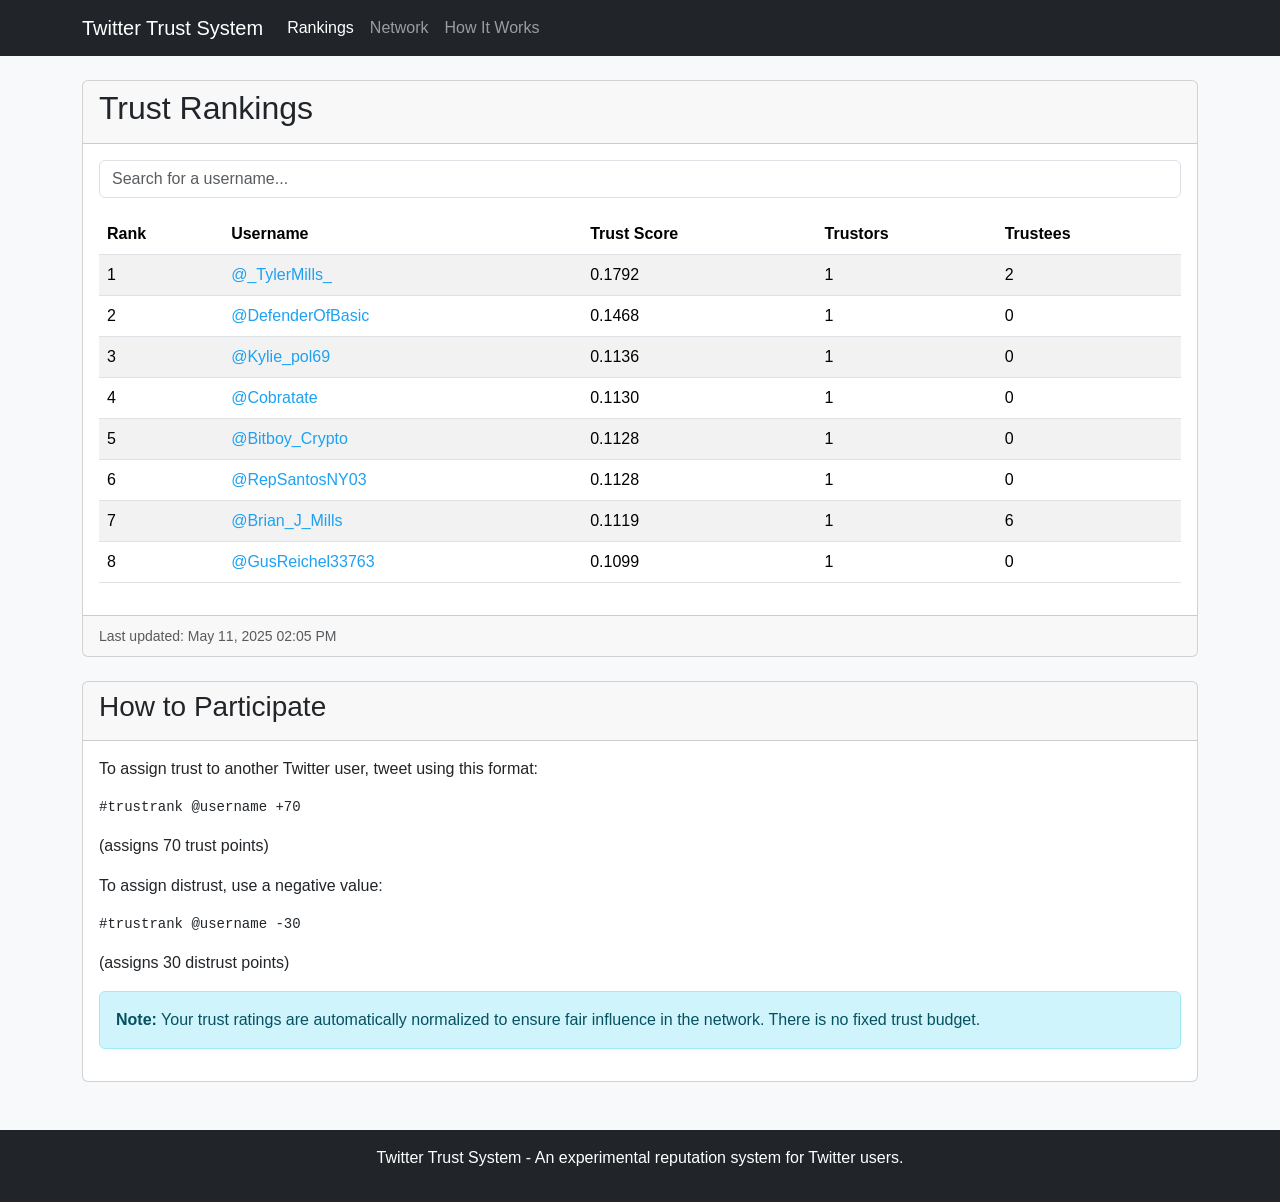
<file: index.html>
<!DOCTYPE html>
<html lang="en">
<head>
    <meta charset="UTF-8">
    <meta name="viewport" content="width=device-width, initial-scale=1.0">
    <title>Twitter Trust System</title>
    <link rel="stylesheet" href="https://cdn.jsdelivr.net/npm/bootstrap@5.3.0/dist/css/bootstrap.min.css">
    <link rel="stylesheet" href="css/styles.css">
</head>
<body>
    <nav class="navbar navbar-expand-lg navbar-dark bg-dark">
        <div class="container">
            <a class="navbar-brand" href="#">Twitter Trust System</a>
            <button class="navbar-toggler" type="button" data-bs-toggle="collapse" data-bs-target="#navbarNav">
                <span class="navbar-toggler-icon"></span>
            </button>
            <div class="collapse navbar-collapse" id="navbarNav">
                <ul class="navbar-nav">
                    <li class="nav-item">
                        <a class="nav-link active" href="index.html">Rankings</a>
                    </li>
                    <li class="nav-item">
                        <a class="nav-link" href="network.html">Network</a>
                    </li>
                    <li class="nav-item">
                        <a class="nav-link" href="how-it-works.html">How It Works</a>
                    </li>
                </ul>
            </div>
        </div>
    </nav>

    <div class="container mt-4">
        <div class="row">
            <div class="col-md-12">
                <div class="card">
                    <div class="card-header">
                        <h2>Trust Rankings</h2>
                    </div>
                    <div class="card-body">
                        <div class="mb-3">
                            <input type="text" id="searchInput" class="form-control" placeholder="Search for a username...">
                        </div>
                        
                        <table class="table table-striped table-hover">
                            <thead>
                                <tr>
                                    <th>Rank</th>
                                    <th>Username</th>
                                    <th>Trust Score</th>
                                    <th>Trustors</th>
                                    <th>Trustees</th>
                                </tr>
                            </thead>
                            <tbody id="rankingsTable">
                                <!-- This will be populated by JavaScript -->
                            </tbody>
                        </table>
                    </div>
                    <div class="card-footer">
                        <small class="text-muted">Last updated: <span id="lastUpdated">May 10, 2025</span></small>
                    </div>
                </div>
            </div>
        </div>
        
        <div class="row mt-4">
            <div class="col-md-12">
                <div class="card">
                    <div class="card-header">
                        <h3>How to Participate</h3>
                    </div>
                    <div class="card-body">
                        <p>To assign trust to another Twitter user, tweet using this format:</p>
                        <pre><code>#trustrank @username +70</code></pre>
                        <p>(assigns 70 trust points)</p>
                        <p>To assign distrust, use a negative value:</p>
                        <pre><code>#trustrank @username -30</code></pre>
                        <p>(assigns 30 distrust points)</p>
                        <div class="alert alert-info">
                            <strong>Note:</strong> Your trust ratings are automatically normalized to ensure fair influence in the network. There is no fixed trust budget.
                        </div>
                    </div>
                </div>
            </div>
        </div>
    </div>

    <footer class="bg-dark text-white mt-5 py-3">
        <div class="container text-center">
            <p>Twitter Trust System - An experimental reputation system for Twitter users.</p>
        </div>
    </footer>

    <script src="https://cdn.jsdelivr.net/npm/bootstrap@5.3.0/dist/js/bootstrap.bundle.min.js"></script>
    <script src="js/data.js"></script>
    <script src="js/rankings.js"></script>
</body>
</html>
</file>
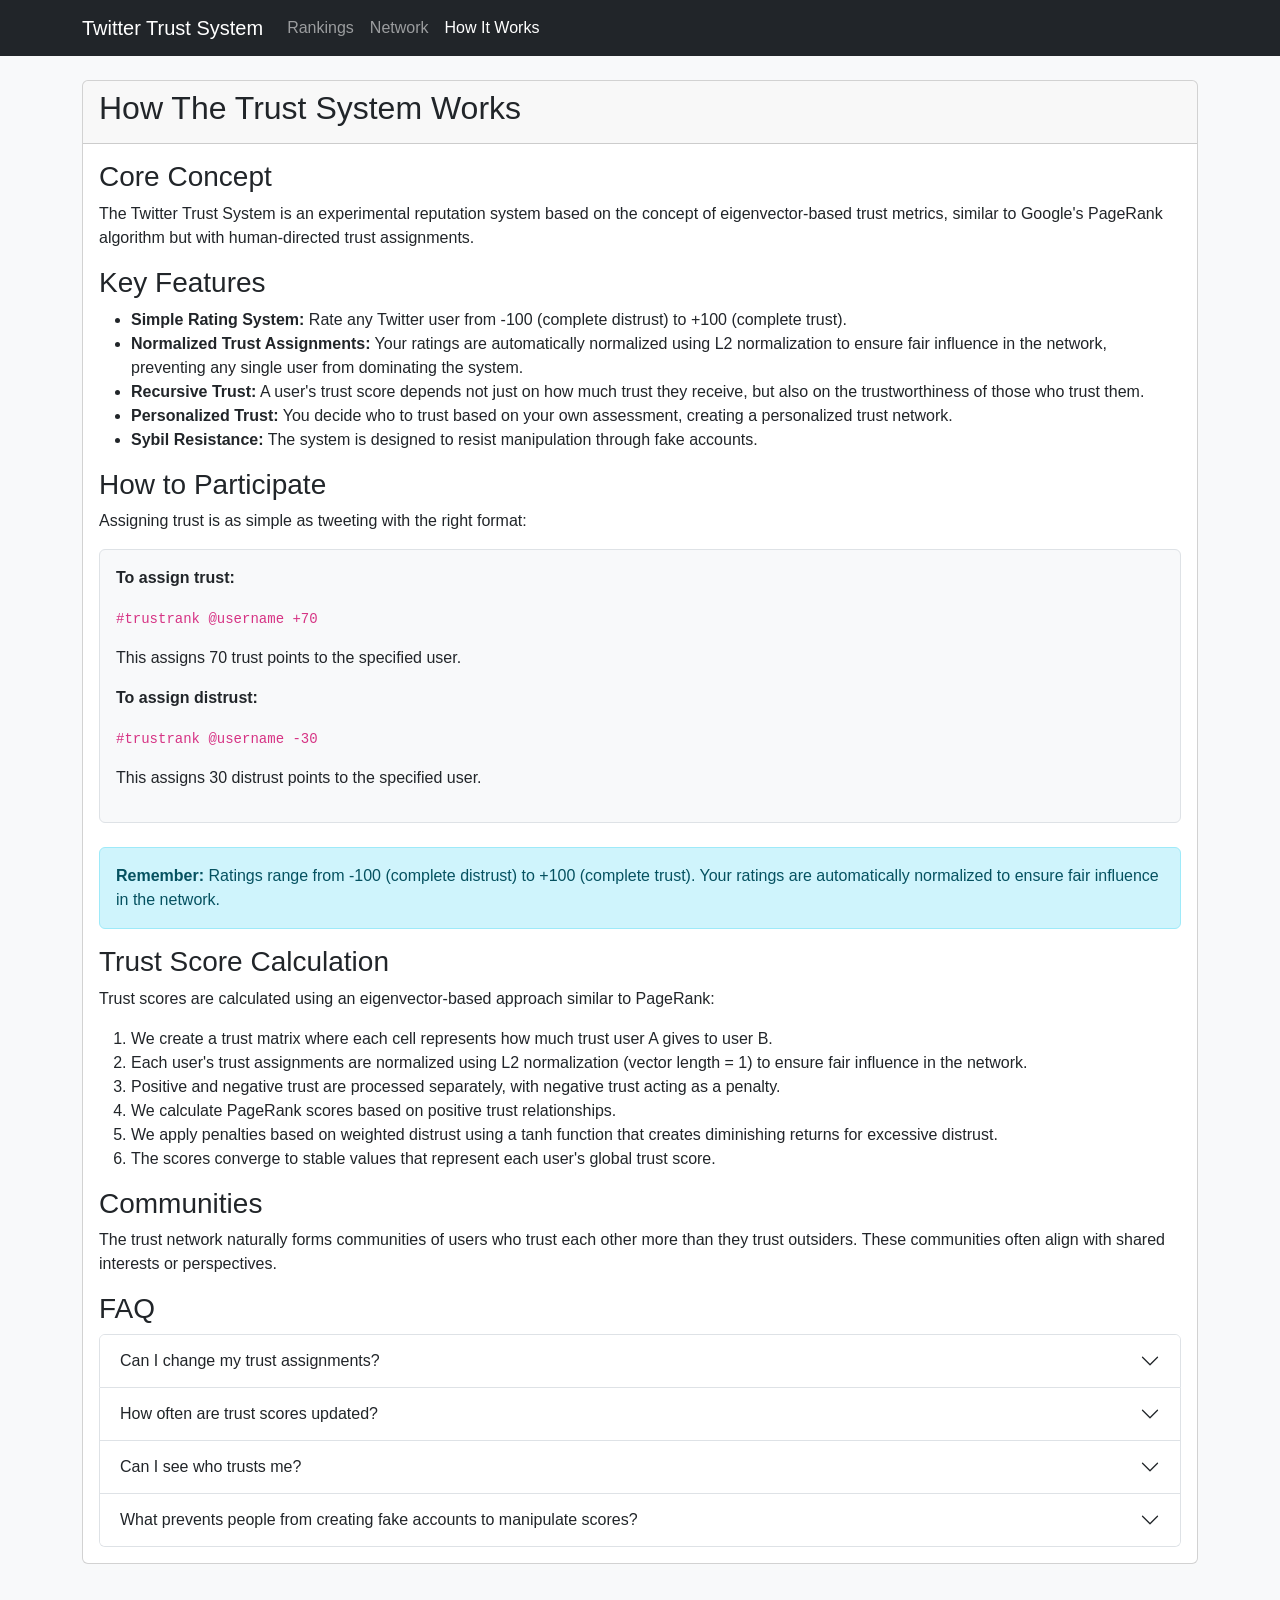
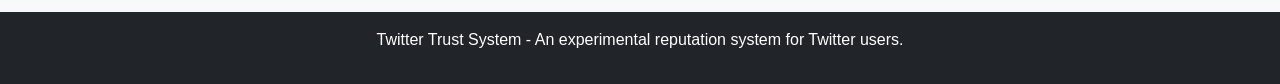
<file: how-it-works.html>
<!DOCTYPE html>
<html lang="en">
<head>
    <meta charset="UTF-8">
    <meta name="viewport" content="width=device-width, initial-scale=1.0">
    <title>How It Works - Twitter Trust System</title>
    <link rel="stylesheet" href="https://cdn.jsdelivr.net/npm/bootstrap@5.3.0/dist/css/bootstrap.min.css">
    <link rel="stylesheet" href="css/styles.css">
</head>
<body>
    <nav class="navbar navbar-expand-lg navbar-dark bg-dark">
        <div class="container">
            <a class="navbar-brand" href="#">Twitter Trust System</a>
            <button class="navbar-toggler" type="button" data-bs-toggle="collapse" data-bs-target="#navbarNav">
                <span class="navbar-toggler-icon"></span>
            </button>
            <div class="collapse navbar-collapse" id="navbarNav">
                <ul class="navbar-nav">
                    <li class="nav-item">
                        <a class="nav-link" href="index.html">Rankings</a>
                    </li>
                    <li class="nav-item">
                        <a class="nav-link" href="network.html">Network</a>
                    </li>
                    <li class="nav-item">
                        <a class="nav-link active" href="how-it-works.html">How It Works</a>
                    </li>
                </ul>
            </div>
        </div>
    </nav>

    <div class="container mt-4">
        <div class="row">
            <div class="col-md-12">
                <div class="card">
                    <div class="card-header">
                        <h2>How The Trust System Works</h2>
                    </div>
                    <div class="card-body">
                        <h3>Core Concept</h3>
                        <p>
                            The Twitter Trust System is an experimental reputation system based on the concept of 
                            eigenvector-based trust metrics, similar to Google's PageRank algorithm but with human-directed 
                            trust assignments.
                        </p>
                        
                        <h3>Key Features</h3>
                        <ul>
                            <li>
                                <strong>Simple Rating System:</strong> Rate any Twitter user from -100 (complete distrust) 
                                to +100 (complete trust).
                            </li>
                            <li>
                                <strong>Normalized Trust Assignments:</strong> Your ratings are automatically normalized using L2 normalization 
                                to ensure fair influence in the network, preventing any single user from dominating the system.
                            </li>
                            <li>
                                <strong>Recursive Trust:</strong> A user's trust score depends not just on how much trust they receive, 
                                but also on the trustworthiness of those who trust them.
                            </li>
                            <li>
                                <strong>Personalized Trust:</strong> You decide who to trust based on your own assessment, creating a 
                                personalized trust network.
                            </li>
                            <li>
                                <strong>Sybil Resistance:</strong> The system is designed to resist manipulation through fake accounts.
                            </li>
                        </ul>
                        
                        <h3>How to Participate</h3>
                        <p>Assigning trust is as simple as tweeting with the right format:</p>
                        
                        <div class="example-box p-3 mb-4 border rounded">
                            <p><strong>To assign trust:</strong></p>
                            <p class="text-primary"><code>#trustrank @username +70</code></p>
                            <p>This assigns 70 trust points to the specified user.</p>
                            
                            <p><strong>To assign distrust:</strong></p>
                            <p class="text-primary"><code>#trustrank @username -30</code></p>
                            <p>This assigns 30 distrust points to the specified user.</p>
                        </div>
                        
                        <div class="alert alert-info">
                            <strong>Remember:</strong> Ratings range from -100 (complete distrust) to +100 (complete trust). Your ratings are automatically normalized to ensure fair influence in the network.
                        </div>
                        
                        <h3>Trust Score Calculation</h3>
                        <p>
                            Trust scores are calculated using an eigenvector-based approach similar to PageRank:
                        </p>
                        <ol>
                            <li>We create a trust matrix where each cell represents how much trust user A gives to user B.</li>
                            <li>Each user's trust assignments are normalized using L2 normalization (vector length = 1) to ensure fair influence in the network.</li>
                            <li>Positive and negative trust are processed separately, with negative trust acting as a penalty.</li>
                            <li>We calculate PageRank scores based on positive trust relationships.</li>
                            <li>We apply penalties based on weighted distrust using a tanh function that creates diminishing returns for excessive distrust.</li>
                            <li>The scores converge to stable values that represent each user's global trust score.</li>
                        </ol>
                        
                        <h3>Communities</h3>
                        <p>
                            The trust network naturally forms communities of users who trust each other more than they trust 
                            outsiders. These communities often align with shared interests or perspectives.
                        </p>
                        
                        <h3>FAQ</h3>
                        <div class="accordion" id="faqAccordion">
                            <div class="accordion-item">
                                <h2 class="accordion-header" id="headingOne">
                                    <button class="accordion-button collapsed" type="button" data-bs-toggle="collapse" data-bs-target="#collapseOne">
                                        Can I change my trust assignments?
                                    </button>
                                </h2>
                                <div id="collapseOne" class="accordion-collapse collapse" data-bs-parent="#faqAccordion">
                                    <div class="accordion-body">
                                        Yes! Simply tweet a new trust assignment for the same user. The new value will replace your previous assignment.
                                    </div>
                                </div>
                            </div>
                            
                            <div class="accordion-item">
                                <h2 class="accordion-header" id="headingTwo">
                                    <button class="accordion-button collapsed" type="button" data-bs-toggle="collapse" data-bs-target="#collapseTwo">
                                        How often are trust scores updated?
                                    </button>
                                </h2>
                                <div id="collapseTwo" class="accordion-collapse collapse" data-bs-parent="#faqAccordion">
                                    <div class="accordion-body">
                                        Trust scores are calculated and updated every 10 minutes.
                                    </div>
                                </div>
                            </div>
                            
                            <div class="accordion-item">
                                <h2 class="accordion-header" id="headingThree">
                                    <button class="accordion-button collapsed" type="button" data-bs-toggle="collapse" data-bs-target="#collapseThree">
                                        Can I see who trusts me?
                                    </button>
                                </h2>
                                <div id="collapseThree" class="accordion-collapse collapse" data-bs-parent="#faqAccordion">
                                    <div class="accordion-body">
                                        Yes, in the network visualization you can see all trust relationships. Hover over your username to see who trusts you.
                                    </div>
                                </div>
                            </div>
                            
                            <div class="accordion-item">
                                <h2 class="accordion-header" id="headingFour">
                                    <button class="accordion-button collapsed" type="button" data-bs-toggle="collapse" data-bs-target="#collapseFour">
                                        What prevents people from creating fake accounts to manipulate scores?
                                    </button>
                                </h2>
                                <div id="collapseFour" class="accordion-collapse collapse" data-bs-parent="#faqAccordion">
                                    <div class="accordion-body">
                                        The eigenvector-based calculation means that trust from low-trusted accounts has minimal impact. 
                                        New accounts must first earn trust from established users before they can significantly influence the network.
                                        Additionally, L2 normalization ensures that no single user can have an outsized influence on the system.
                                    </div>
                                </div>
                            </div>
                        </div>
                    </div>
                </div>
            </div>
        </div>
    </div>

    <footer class="bg-dark text-white mt-5 py-3">
        <div class="container text-center">
            <p>Twitter Trust System - An experimental reputation system for Twitter users.</p>
        </div>
    </footer>

    <script src="https://cdn.jsdelivr.net/npm/bootstrap@5.3.0/dist/js/bootstrap.bundle.min.js"></script>
</body>
</html>
</file>
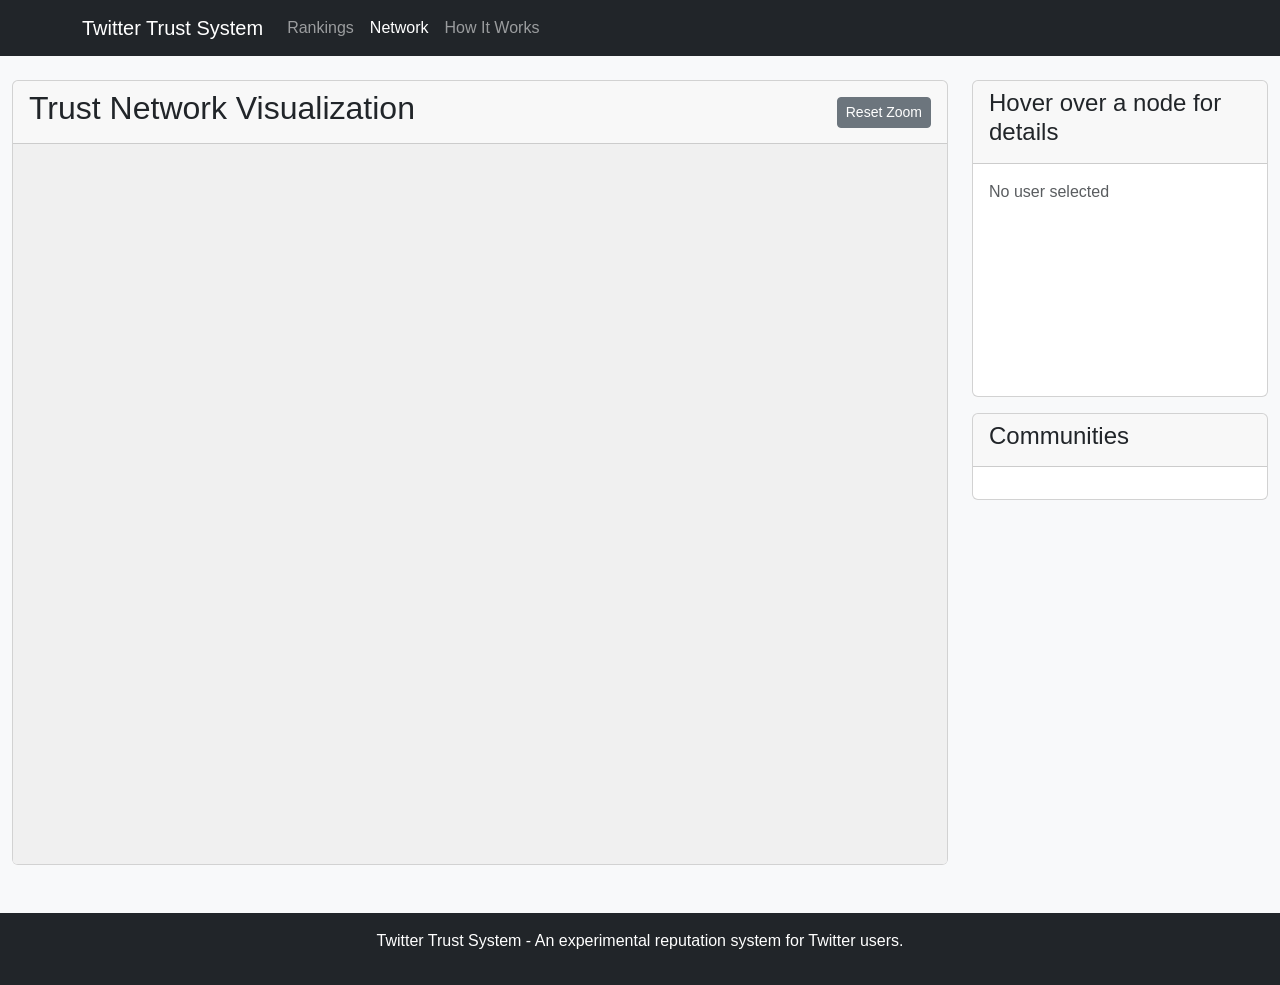
<file: network.html>
<!DOCTYPE html>
<html lang="en">
<head>
    <meta charset="UTF-8">
    <meta name="viewport" content="width=device-width, initial-scale=1.0">
    <title>Trust Network - Twitter Trust System</title>
    <link rel="stylesheet" href="https://cdn.jsdelivr.net/npm/bootstrap@5.3.0/dist/css/bootstrap.min.css">
    <link rel="stylesheet" href="css/styles.css">
    <script src="https://d3js.org/d3.v7.min.js"></script>
</head>
<body>
    <nav class="navbar navbar-expand-lg navbar-dark bg-dark">
        <div class="container">
            <a class="navbar-brand" href="#">Twitter Trust System</a>
            <button class="navbar-toggler" type="button" data-bs-toggle="collapse" data-bs-target="#navbarNav">
                <span class="navbar-toggler-icon"></span>
            </button>
            <div class="collapse navbar-collapse" id="navbarNav">
                <ul class="navbar-nav">
                    <li class="nav-item">
                        <a class="nav-link" href="index.html">Rankings</a>
                    </li>
                    <li class="nav-item">
                        <a class="nav-link active" href="network.html">Network</a>
                    </li>
                    <li class="nav-item">
                        <a class="nav-link" href="how-it-works.html">How It Works</a>
                    </li>
                </ul>
            </div>
        </div>
    </nav>

    <div class="container-fluid mt-4">
        <div class="row">
            <div class="col-md-9">
                <div class="card">
                    <div class="card-header d-flex justify-content-between align-items-center">
                        <h2>Trust Network Visualization</h2>
                        <div class="controls">
                            <button id="resetZoom" class="btn btn-sm btn-secondary">Reset Zoom</button>
                        </div>
                    </div>
                    <div class="card-body p-0">
                        <div id="network-visualization"></div>
                    </div>
                </div>
            </div>
            <div class="col-md-3">
                <div class="card mb-3">
                    <div class="card-header">
                        <h4>Hover over a node for details</h4>
                    </div>
                    <div class="card-body">
                        <div id="node-details">
                            <p class="text-muted">No user selected</p>
                        </div>
                    </div>
                </div>
                
                <div class="card">
                    <div class="card-header">
                        <h4>Communities</h4>
                    </div>
                    <div class="card-body">
                        <div id="communities-legend">
                            <!-- Will be populated by JavaScript -->
                        </div>
                    </div>
                </div>
            </div>
        </div>
    </div>

    <footer class="bg-dark text-white mt-5 py-3">
        <div class="container text-center">
            <p>Twitter Trust System - An experimental reputation system for Twitter users.</p>
        </div>
    </footer>

    <script src="https://cdn.jsdelivr.net/npm/bootstrap@5.3.0/dist/js/bootstrap.bundle.min.js"></script>
    <script src="js/data.js"></script>
    <script src="js/network.js"></script>
</body>
</html>
</file>
<file: css/styles.css>
/* General styles */
body {
    background-color: #f8f9fa;
    font-family: -apple-system, BlinkMacSystemFont, 'Segoe UI', Roboto, Oxygen, Ubuntu, Cantarell, 'Open Sans', 'Helvetica Neue', sans-serif;
}

/* Network visualization */
#network-visualization {
    width: 100%;
    height: 80vh;
    background-color: #f0f0f0;
    border-radius: 0 0 0.25rem 0.25rem;
}

/* User details */
#node-details {
    min-height: 200px;
}

#rankingsTable tr {
    cursor: pointer;
}

/* Tooltip styles */
.tooltip {
    position: absolute;
    padding: 10px;
    background-color: rgba(0, 0, 0, 0.8);
    color: white;
    border-radius: 5px;
    pointer-events: none;
    z-index: 1000;
    max-width: 250px;
}

/* Community colors */
.community-marker {
    display: inline-block;
    width: 15px;
    height: 15px;
    border-radius: 50%;
    margin-right: 8px;
}

/* Link styles */
a.twitter-link {
    color: #1DA1F2;
    text-decoration: none;
}

a.twitter-link:hover {
    text-decoration: underline;
}

/* Examples */
.example-box {
    background-color: #f8f9fa;
}

/* User card */
.user-card {
    transition: transform 0.2s;
}

.user-card:hover {
    transform: translateY(-5px);
    box-shadow: 0 4px 8px rgba(0,0,0,0.1);
}

/* Network controls */
.controls {
    display: flex;
    gap: 10px;
}
</file>
